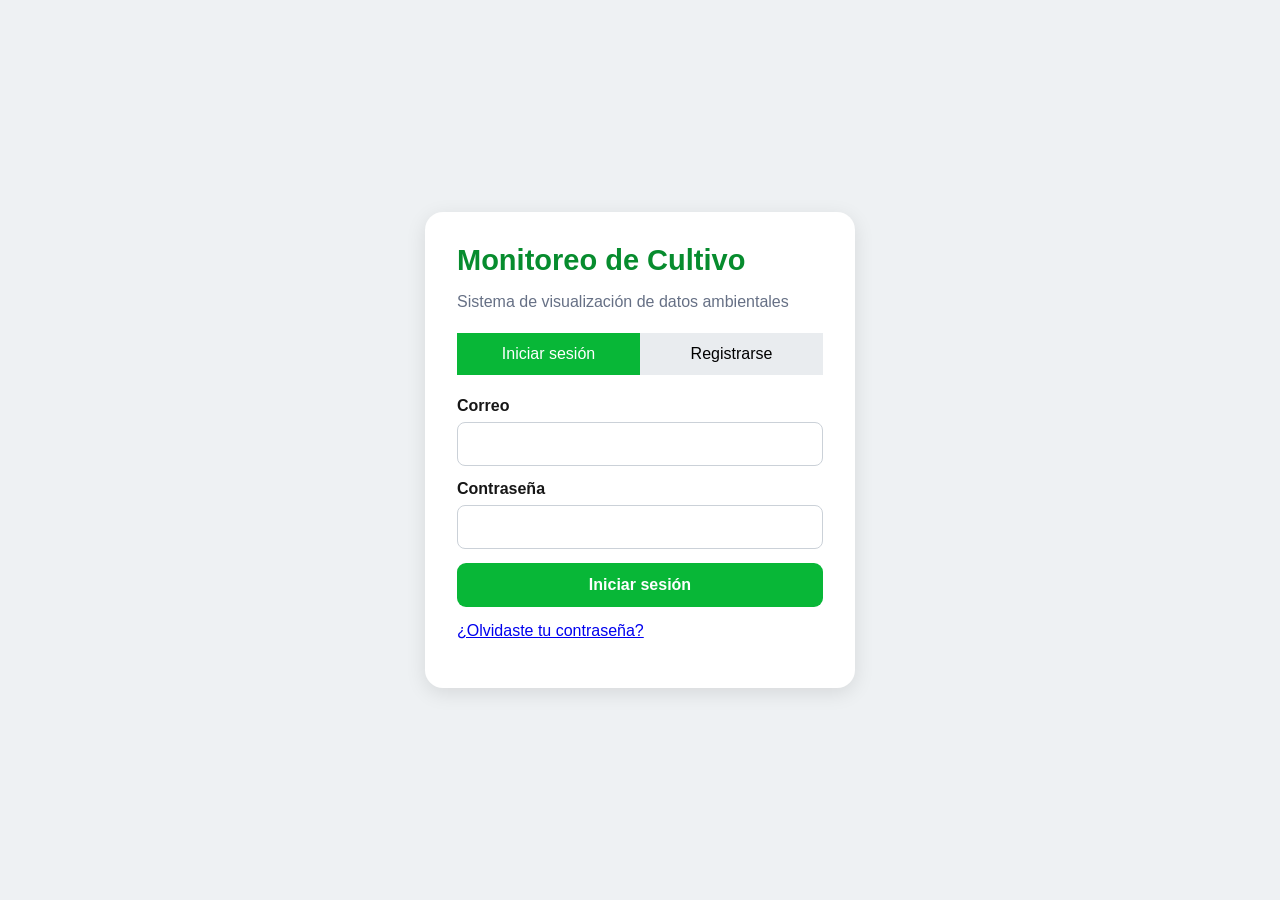
<file: frontend/src/main/webapp/index.html>
<!DOCTYPE html>
<html lang="es">
<head>
    <meta charset="UTF-8">
    <meta name="viewport" content="width=device-width, initial-scale=1.0">
    <title>Monitoreo de Cultivo Medicinal</title>
    <link rel="stylesheet" href="css/styles.css">
</head>
<body>
<div id="app"></div>
<script src="js/app.js?v=20261021-config-token-rangos"></script>
</body>
</html>
</file>
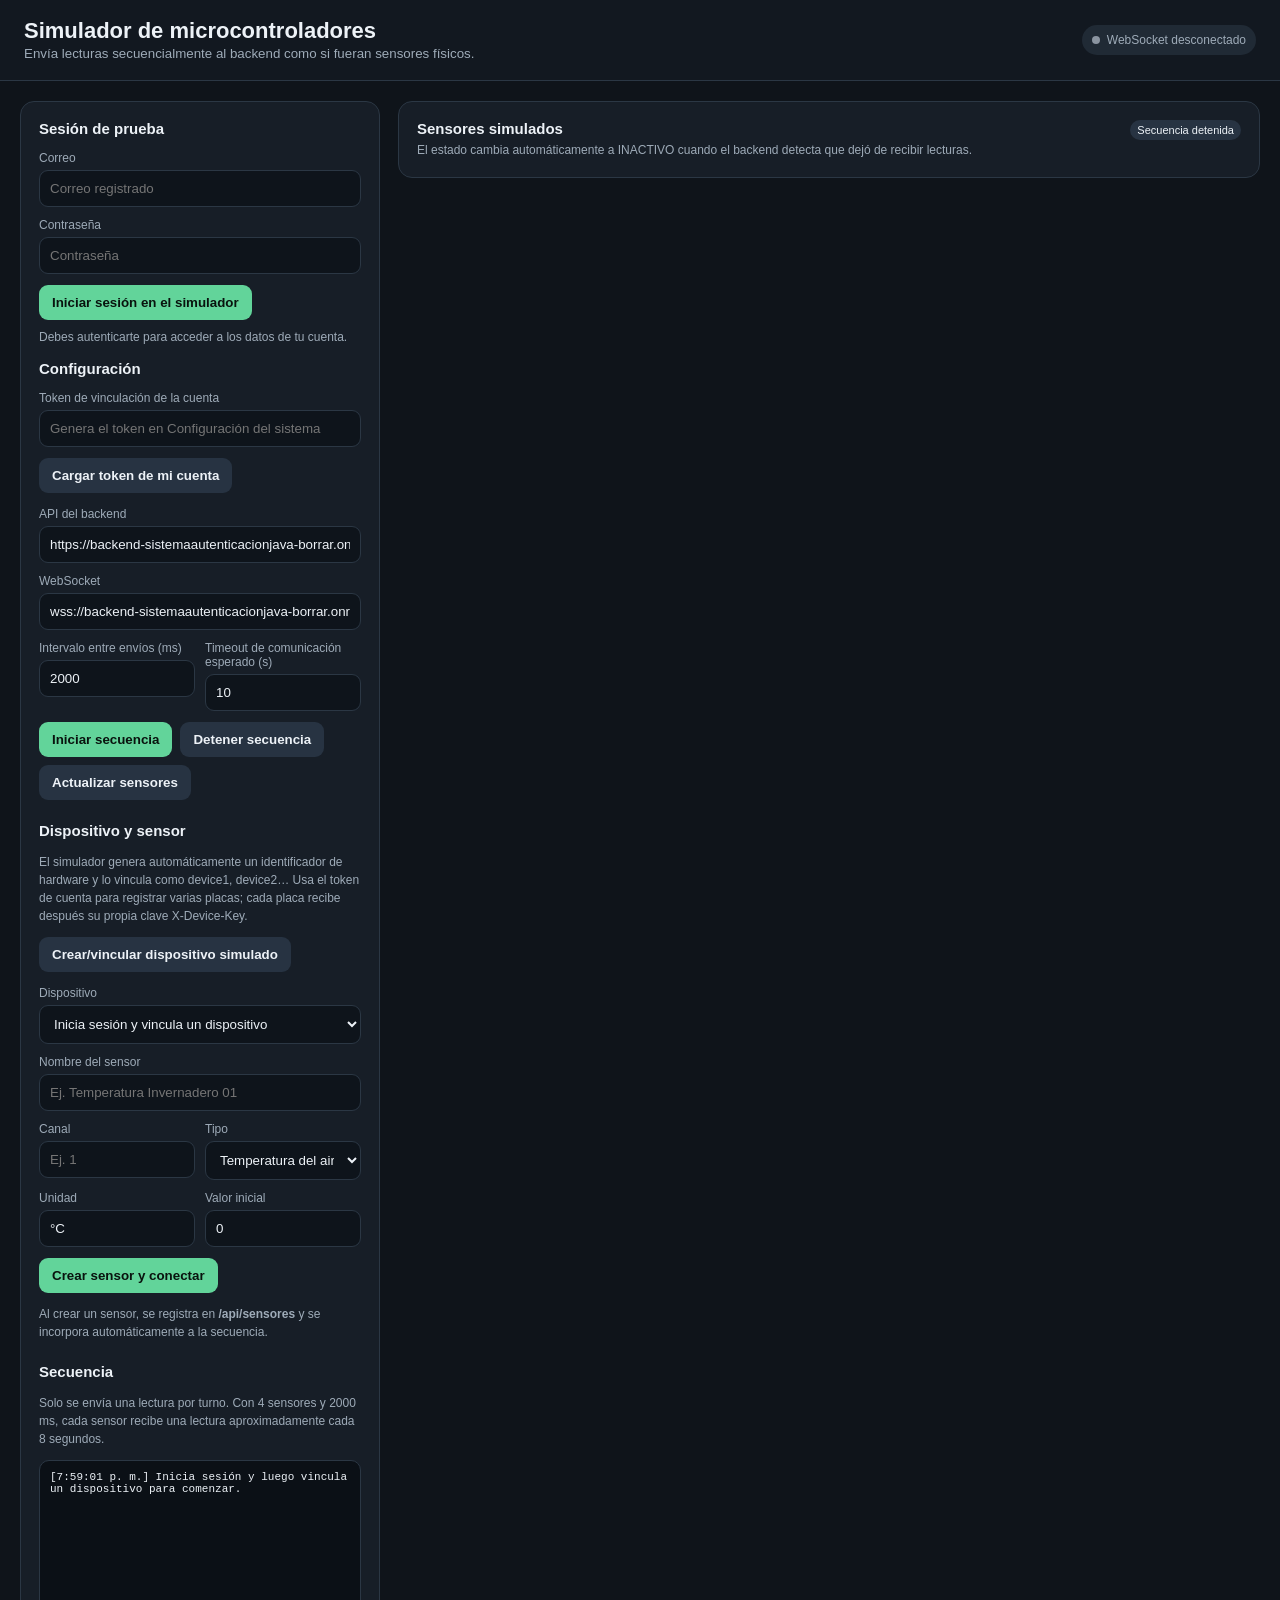
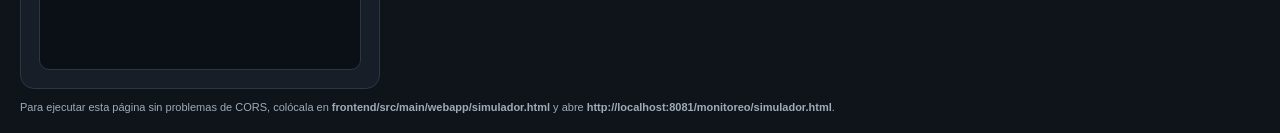
<file: frontend/src/main/webapp/simulador.html>
<!DOCTYPE html>
<html lang="es">
<head>
<meta charset="UTF-8">
<meta name="viewport" content="width=device-width, initial-scale=1.0">
<title>Simulador de Microcontroladores - Monitoreo</title>
<style>
:root{--bg:#0f141a;--panel:#171e27;--panel2:#1d2631;--text:#edf2f7;--muted:#9eabb8;--ok:#35d07f;--warn:#f4bd4f;--danger:#ff6b6b;--accent:#62d49a;--line:#2b3744}
*{box-sizing:border-box}body{margin:0;font-family:Arial,sans-serif;background:var(--bg);color:var(--text)}
header{padding:18px 24px;border-bottom:1px solid var(--line);background:#121820;display:flex;justify-content:space-between;align-items:center;gap:20px;flex-wrap:wrap}
header h1{margin:0;font-size:22px}header small{color:var(--muted)}
.wrap{max-width:1400px;margin:0 auto;padding:20px}.grid{display:grid;grid-template-columns:360px 1fr;gap:18px}.panel{background:var(--panel);border:1px solid var(--line);border-radius:14px;padding:18px}.panel h2{font-size:15px;margin:0 0 14px}.row{display:grid;grid-template-columns:1fr 1fr;gap:10px}.field{margin-bottom:11px}.field label{display:block;color:var(--muted);font-size:12px;margin-bottom:5px}.field input,.field select{width:100%;padding:10px;border-radius:9px;border:1px solid var(--line);background:#0e141b;color:var(--text)}button{border:0;border-radius:9px;padding:10px 13px;font-weight:700;cursor:pointer}button.primary{background:var(--accent);color:#09130e}button.secondary{background:#273342;color:var(--text)}button.danger{background:#4b252b;color:#ffd9dc}button:disabled{opacity:.45;cursor:not-allowed}.status{font-size:12px;padding:8px 10px;border-radius:999px;display:inline-flex;align-items:center;gap:7px;background:#202a35;color:var(--muted)}.dot{width:8px;height:8px;border-radius:50%;background:#8a94a0}.dot.ok{background:var(--ok)}.dot.bad{background:var(--danger)}
.cards{display:grid;grid-template-columns:repeat(auto-fit,minmax(250px,1fr));gap:12px}.card{background:var(--panel2);border:1px solid var(--line);border-radius:14px;padding:15px}.card-head{display:flex;justify-content:space-between;align-items:flex-start;gap:10px}.name{font-weight:700}.type{color:var(--muted);font-size:12px}.value{font-size:28px;font-weight:800;margin:14px 0 4px}.meta{font-size:12px;color:var(--muted)}.actions{display:flex;gap:7px;margin-top:12px;flex-wrap:wrap}.log{height:210px;overflow:auto;background:#0b1016;border:1px solid var(--line);border-radius:10px;padding:10px;font-family:Consolas,monospace;font-size:11px;white-space:pre-wrap}.hint{font-size:12px;color:var(--muted);line-height:1.5}.toolbar{display:flex;gap:8px;flex-wrap:wrap;margin-bottom:14px}.pill{font-size:11px;padding:4px 7px;border-radius:999px;background:#273342}.pill.ok{background:#173f2b;color:#8ff0ba}.pill.off{background:#4a2027;color:#ffb3b3}.footer-note{margin-top:12px;font-size:11px;color:var(--muted)}
@media(max-width:900px){.grid{grid-template-columns:1fr}}
</style>
</head>
<body>
<header>
  <div><h1>Simulador de microcontroladores</h1><small>Envía lecturas secuencialmente al backend como si fueran sensores físicos.</small></div>
  <div class="status"><span id="wsDot" class="dot"></span><span id="wsText">WebSocket desconectado</span></div>
</header>
<div class="wrap">
  <div class="grid">
    <section class="panel">
      <h2>Sesión de prueba</h2>
      <div class="field"><label>Correo</label><input id="simEmail" type="email" placeholder="Correo registrado"></div>
      <div class="field"><label>Contraseña</label><input id="simPassword" type="password" placeholder="Contraseña"></div>
      <div class="toolbar"><button class="primary" id="loginBtn">Iniciar sesión en el simulador</button><span id="loginStatus" class="hint">Debes autenticarte para acceder a los datos de tu cuenta.</span></div>
      <h2>Configuración</h2>
      <div class="field"><label>Token de vinculación de la cuenta</label><input id="userDeviceToken" type="password" placeholder="Genera el token en Configuración del sistema" autocomplete="off"></div>
      <div class="toolbar"><button class="secondary" id="loadTokenBtn">Cargar token de mi cuenta</button></div>
      <div class="field"><label>API del backend</label><input id="apiUrl" value="https://backend-sistemaautenticacionjava-borrar.onrender.com/api"></div>
      <div class="field"><label>WebSocket</label><input id="wsUrl" value="wss://backend-sistemaautenticacionjava-borrar.onrender.com/ws/sensores"></div>
      <div class="row">
        <div class="field"><label>Intervalo entre envíos (ms)</label><input id="interval" type="number" min="500" step="100" value="2000"></div>
        <div class="field"><label>Timeout de comunicación esperado (s)</label><input id="timeout" type="number" min="5" value="10" disabled></div>
      </div>
      <div class="toolbar">
        <button class="primary" id="startBtn">Iniciar secuencia</button>
        <button class="secondary" id="stopBtn">Detener secuencia</button>
        <button class="secondary" id="refreshBtn">Actualizar sensores</button>
      </div>

      <h2 style="margin-top:22px">Dispositivo y sensor</h2>
      <p class="hint">El simulador genera automáticamente un identificador de hardware y lo vincula como device1, device2… Usa el token de cuenta para registrar varias placas; cada placa recibe después su propia clave X-Device-Key.</p>
      <div class="toolbar"><button class="secondary" id="pairDeviceBtn">Crear/vincular dispositivo simulado</button></div>
      <div class="field"><label>Dispositivo</label><select id="deviceSelect" required><option value="">Inicia sesión y vincula un dispositivo</option></select></div>
      <div class="field"><label>Nombre del sensor</label><input id="sensorName" placeholder="Ej. Temperatura Invernadero 01"></div>
      <div class="row"><div class="field"><label>Canal</label><input id="channel" placeholder="Ej. 1"></div><div class="field"><label>Tipo</label><select id="sensorType"></select></div></div>
      <div class="row">
        <div class="field"><label>Unidad</label><input id="sensorUnit" value="ppm"></div>
        <div class="field"><label>Valor inicial</label><input id="sensorValue" type="number" value="0" step="0.1"></div>
      </div>
      <button class="primary" id="createBtn">Crear sensor y conectar</button>
      <p class="hint">Al crear un sensor, se registra en <b>/api/sensores</b> y se incorpora automáticamente a la secuencia.</p>

      <h2 style="margin-top:22px">Secuencia</h2>
      <p class="hint">Solo se envía una lectura por turno. Con 4 sensores y 2000 ms, cada sensor recibe una lectura aproximadamente cada 8 segundos.</p>
      <div class="log" id="log"></div>
    </section>

    <section>
      <div class="panel" style="margin-bottom:18px">
        <div class="card-head"><div><h2 style="margin-bottom:4px">Sensores simulados</h2><div class="hint">El estado cambia automáticamente a INACTIVO cuando el backend detecta que dejó de recibir lecturas.</div></div><span class="pill" id="seqStatus">Secuencia detenida</span></div>
      </div>
      <div class="cards" id="cards"></div>
    </section>
  </div>
  <div class="footer-note">Para ejecutar esta página sin problemas de CORS, colócala en <b>frontend/src/main/webapp/simulador.html</b> y abre <b>http://localhost:8081/monitoreo/simulador.html</b>.</div>
</div>

<script>
let sensors=[];
let running=false;
let timer=null;
let cursor=0;
let ws=null;
let types=[];
let accessToken=null;
let devices=[];
const deviceKeys=new Map();
let configuredRanges=[];

  const SENSOR_CATALOG = [
    // Ambiente
    {id: "temperatura-aire", nombre: "Temperatura del aire", unidad: "°C"},
    {id: "humedad-aire", nombre: "Humedad relativa", unidad: "%RH"},
    {id: "co2", nombre: "CO₂", unidad: "ppm"},
    {id: "presion-atmosferica", nombre: "Presión atmosférica", unidad: "hPa"},

    // Luz y radiación
    {id: "par", nombre: "Radiación PAR", unidad: "µmol/m²/s"},
    {id: "radiacion-solar", nombre: "Radiación solar", unidad: "W/m²"},
    {id: "uv", nombre: "Índice UV", unidad: "UV Index"},

    // Planta / superficie foliar
    {id: "temperatura-hoja", nombre: "Temperatura de hoja", unidad: "°C"},
    {id: "humedad-foliar", nombre: "Humedad foliar", unidad: "%"},

    // Sustrato / suelo
    {id: "humedad-sustrato", nombre: "Humedad del sustrato", unidad: "%VWC"},
    {id: "temperatura-sustrato", nombre: "Temperatura del sustrato", unidad: "°C"},
    {id: "ph-sustrato", nombre: "pH del sustrato", unidad: "pH"},
    {id: "ec-sustrato", nombre: "Conductividad eléctrica del sustrato", unidad: "mS/cm"},

    // Agua / fertirriego
    {id: "temperatura-agua", nombre: "Temperatura del agua", unidad: "°C"},
    {id: "ph-agua", nombre: "pH del agua", unidad: "pH"},
    {id: "ec-agua", nombre: "Conductividad eléctrica del agua", unidad: "mS/cm"},
    {id: "oxigeno-disuelto", nombre: "Oxígeno disuelto", unidad: "mg/L"},
    {id: "orp", nombre: "Potencial ORP", unidad: "mV"},
    {id: "salinidad", nombre: "Salinidad", unidad: "ppt"},
    {id: "nivel-agua", nombre: "Nivel de agua", unidad: "%"},
    {id: "caudal", nombre: "Caudal de riego", unidad: "L/min"},
    {id: "presion-riego", nombre: "Presión de riego", unidad: "bar"},
    {id: "nitratos", nombre: "Nitratos (NO₃⁻)", unidad: "mg/L"},
  ];

const ranges = {"temperatura del aire": [20, 32], temperatura: [20, 32], "humedad relativa": [55, 85], humedad: [55, 85], "co₂": [380, 520], co2: [380, 520], "presión atmosférica": [990, 1030], presion: [990, 1030], "radiación par": [300, 1000], par: [300, 1000], "radiación solar": [200, 1000], "índice uv": [0, 11], uv: [0, 11], "temperatura de hoja": [20, 32], "humedad foliar": [50, 90], "humedad del sustrato": [35, 75], "temperatura del sustrato": [18, 28], "ph del sustrato": [5.5, 7.5], "conductividad eléctrica del sustrato": [0.5, 3], "temperatura del agua": [18, 28], "ph del agua": [5.5, 7.5], "conductividad eléctrica del agua": [0.2, 2.5], "oxígeno disuelto": [5, 10], "potencial orp": [100, 500], "salinidad": [0, 5], "nivel de agua": [20, 100], "caudal de riego": [1, 20], "presión de riego": [1, 5], "nitratos (no₃⁻)": [5, 150], default: [10, 90]};
const $=id=>document.getElementById(id);
function apiBase(){return $('apiUrl').value.replace(/\/$/,'');}
function log(msg){const t=new Date().toLocaleTimeString('es-CO');$('log').textContent+=`[${t}] ${msg}\n`; $('log').scrollTop=$('log').scrollHeight;}
function norm(v){return String(v||'').trim().toLowerCase().normalize('NFD').replace(/[\u0300-\u036f]/g,'').replaceAll('co₂','co2').replaceAll('no₃','no3').replace(/\s+/g,' ');}
function canonicalType(v){
  const value=norm(v);
  if(value==='temperatura')return 'temperatura del aire';
  if(value==='humedad')return 'humedad relativa';
  return value;
}
function rangeFor(type){
  const canonical=canonicalType(type);
  const saved=configuredRanges.find(r=>canonicalType(r.tipo)===canonical);
  if(saved&&Number.isFinite(Number(saved.minimo))&&Number.isFinite(Number(saved.maximo)))return [Number(saved.minimo),Number(saved.maximo)];
  return ranges[norm(type)] || ranges[canonical] || ranges.default;
}
function randomValue(type){const [a,b]=rangeFor(type);return Math.round((a+Math.random()*(b-a))*10)/10;}
function fmtDate(v){if(!v)return '-';return new Date(v).toLocaleString('es-CO');}
function stateClass(s){return String(s||'').toUpperCase()==='ACTIVO'?'ok':'off';}
function render(){
  $('seqStatus').textContent=running?'Secuencia activa':'Secuencia detenida';
  $('seqStatus').className='pill '+(running?'ok':'');
  $('cards').innerHTML=sensors.length?sensors.map(s=>`<div class="card">
    <div class="card-head"><div><div class="name">${esc(s.nombre)}</div><div class="type">${esc(s.tipo)} · ${esc(s.unidad)}</div></div><span class="pill ${stateClass(s.estado)}">${esc(s.estado)}</span></div>
    <div class="value">${Number(s.valorActual??0).toFixed(1)} <span style="font-size:14px;font-weight:600;color:var(--muted)">${esc(s.unidad)}</span></div>
    <div class="meta">Última lectura: ${fmtDate(s.ultimaLectura)}</div>
    <div class="meta">DB ID: ${s.id} · Dispositivo: ${esc(s.deviceAlias || devices.find(d=>d.hardwareId===s.deviceId)?.alias || s.deviceId || "-")} · Canal: ${esc(s.canal||"-")}</div>
    <div class="actions"><button class="${s.simConnected?'danger':'primary'}" onclick="toggleSimulation(${s.id})">${s.simConnected?'Interrumpir comunicación':'Reconectar'}</button><button class="secondary" onclick="sendNow(${s.id})">Enviar ahora</button></div>
  </div>`).join(''):'<div class="card"><div class="hint">No hay sensores todavía.</div></div>';
}
function esc(v){return String(v??'').replace(/[&<>'"]/g,c=>({'&':'&amp;','<':'&lt;','>':'&gt;',"'":'&#039;','"':'&quot;'}[c]));}
async function request(path, options={}){
  const {skipAuth=false,...fetchOptions}=options;
  const headers={'Content-Type':'application/json',...(fetchOptions.headers||{})};
  if(accessToken&&!skipAuth&&!headers.Authorization)headers.Authorization=`Bearer ${accessToken}`;
  const r=await fetch(apiBase()+path,{...fetchOptions,headers});
  const text=await r.text();let data={};try{data=text?JSON.parse(text):{}}catch{data={raw:text}}
  if(r.status===401&&accessToken&&!skipAuth){
    accessToken=null;
    stopSequence();
    if(ws)ws.close();ws=null;
    sensors=[];devices=[];deviceKeys.clear();
    $('loginStatus').textContent='La sesión expiró. Inicia sesión de nuevo.';
    $('wsDot').className='dot bad';$('wsText').textContent='WebSocket desconectado';
    render();
  }
  if(!r.ok)throw new Error(data.message||`HTTP ${r.status}`);return data;
}
  async function loadTypes() {
    types = SENSOR_CATALOG.map(s => ({
        id: s.id,
        nombre: s.nombre,
        unidad: s.unidad
    }));

    $('sensorType').innerHTML = types
        .map(t => `
            <option
                value="${esc(t.nombre)}"
                data-unit="${esc(t.unidad)}">
                ${esc(t.nombre)} (${esc(t.unidad)})
            </option>
        `)
        .join('');

    updateUnit();
}
function updateUnit(){const o=$('sensorType').selectedOptions[0];if(o)$('sensorUnit').value=o.dataset.unit||'';}
async function simulatorLogin(){
  try{
    const data=await request('/auth/login',{method:'POST',skipAuth:true,body:JSON.stringify({correo:$('simEmail').value,password:$('simPassword').value})});
    accessToken=data.accessToken;
    if(!accessToken)throw new Error('El backend no devolvió accessToken.');
    $('loginStatus').textContent=`Sesión activa: ${data.nombre}`;
    await loadAccountToken(); await loadRanges();
    await loadDevices(); await loadSensors(); connectWs();
    log('Sesión iniciada para '+data.correo);
  }catch(e){$('loginStatus').textContent='No se pudo iniciar sesión: '+e.message;log('ERROR login: '+e.message);}
}
async function loadDevices(){
  if(!accessToken)return;
  try{
    devices=await request('/dispositivos');
    const select=$('deviceSelect');
    const paired=devices.filter(d=>d.hardwareId);
    select.innerHTML=paired.length?paired.map(d=>`<option value="${esc(d.hardwareId)}">${esc(d.alias)}</option>`).join(''):'<option value="">Vincula un dispositivo primero</option>';
  }catch(e){log('ERROR cargando dispositivos: '+e.message);}
}
async function loadAccountToken(){
  if(!accessToken)return;
  try{
    const data=await request('/configuracion/token-dispositivo');
    $('userDeviceToken').value=data.token||'';
    if(!data.token)log('No hay token de cuenta todavía. Genéralo desde Configuración en el sistema principal.');
    else log('Token de vinculación cargado para la cuenta autenticada.');
  }catch(e){log('ERROR cargando token: '+e.message);}
}
async function loadRanges(){
  if(!accessToken)return;
  try{
    configuredRanges=await request('/configuracion/rangos');
    log(`Rangos de usuario cargados: ${configuredRanges.length}.`);
  }catch(e){log('No se pudieron cargar rangos guardados; se usarán los predeterminados. '+e.message);}
}
async function pairSimulatedDevice(){
  if(!accessToken){alert('Inicia sesión primero.');return;}
  const userToken=$('userDeviceToken').value.trim();
  if(!userToken){alert('Genera el token de vinculación en el apartado Configuración del sistema y luego pulsa “Cargar token de mi cuenta”.');return;}
  try{
    const hardwareId='SIM-'+crypto.randomUUID();
    const linked=await request('/dispositivos/vincular',{method:'POST',skipAuth:true,body:JSON.stringify({hardwareId,userToken})});
    deviceKeys.set(hardwareId,linked.deviceKey);
    await loadDevices();
    $('deviceSelect').value=hardwareId;
    log(`Dispositivo vinculado automáticamente como ${linked.alias}; se generó una clave privada exclusiva para esta placa.`);
  }catch(e){alert('No se pudo vincular el dispositivo simulado: '+e.message);log('ERROR vinculación: '+e.message);}
}
async function loadSensors(){
  if(!accessToken){log('Inicia sesión para consultar los sensores de una cuenta.');return;}
  try{
    const data=await request('/sensores');
    const old=new Map(sensors.map(x=>[x.id,x]));
    sensors=data.map(s=>({...s,simConnected:old.get(s.id)?.simConnected ?? true}));
    render();
  }catch(e){log('ERROR cargando sensores: '+e.message)}
}
async function createSensor(){
  if(!accessToken){alert('Inicia sesión primero.');return;}
  const nombre=$('sensorName').value.trim();const tipo=$('sensorType').value;const unidad=$('sensorUnit').value.trim();const valor=Number($('sensorValue').value||0);const deviceId=$('deviceSelect').value;const canal=$('channel').value.trim();
  if(!nombre||!tipo||!unidad||!deviceId||!canal){alert('Completa nombre, dispositivo vinculado y canal.');return;}
  try{
    const s=await request('/sensores',{method:'POST',body:JSON.stringify({nombre,tipo,unidad,valorActual:valor,deviceId,canal})});
    s.simConnected=true;sensors.push(s);render();log(`Sensor creado: #${s.id} ${s.nombre} (${s.tipo})`);
    $('sensorName').value='';
    if(!running)startSequence();
  }catch(e){alert('No se pudo crear el sensor: '+e.message);log('ERROR creando sensor: '+e.message)}
}
async function sendReading(sensor){
  if(!sensor.simConnected)return;
  if(!accessToken){log('TX cancelado: inicia sesión en el simulador.');return;}
  const valor=randomValue(sensor.tipo);
  try{
    const payload={valor,fecha:localDateTime()};
    const deviceKey=deviceKeys.get(sensor.deviceId);
    let options;
    if(deviceKey&&sensor.deviceId&&sensor.canal){
      payload.deviceId=sensor.deviceId;payload.canal=sensor.canal;payload.tipo=sensor.tipo;payload.unidad=sensor.unidad;
      options={method:'POST',skipAuth:true,headers:{'X-Device-Key':deviceKey},body:JSON.stringify(payload)};
    }else{
      payload.sensorId=sensor.id;
      options={method:'POST',body:JSON.stringify(payload)};
    }
    const l=await request('/lecturas',options);
    sensor.valorActual=valor;sensor.ultimaLectura=l.fecha||localDateTime();sensor.estado='ACTIVO';
    log(`TX ${sensor.deviceAlias||sensor.deviceId||'sensor'} canal ${sensor.canal||'-'} · ${sensor.tipo}: ${valor} ${sensor.unidad}`);render();
  }catch(e){log(`ERROR TX #${sensor.id}: ${e.message}`);}
}

function localDateTime(){const d=new Date(),p=n=>String(n).padStart(2,'0');return `${d.getFullYear()}-${p(d.getMonth()+1)}-${p(d.getDate())}T${p(d.getHours())}:${p(d.getMinutes())}:${p(d.getSeconds())}`;}
async function sendNow(id){const s=sensors.find(x=>x.id===id);if(s){s.simConnected=true;await sendReading(s);}}
function next(){
  if(!running||!sensors.length)return;
  let checked=0;
  while(checked<sensors.length){const s=sensors[cursor%sensors.length];cursor=(cursor+1)%sensors.length;checked++;if(s.simConnected){sendReading(s);break;}}
}
function startSequence(){if(running)return;running=true;cursor=cursor%sensors.length||0;render();log('Secuencia de transmisión iniciada');clearInterval(timer);timer=setInterval(next,Math.max(500,Number($('interval').value||2000)));next();}
function stopSequence(){running=false;clearInterval(timer);timer=null;render();log('Secuencia detenida');}
window.toggleSimulation=function(id){const s=sensors.find(x=>x.id===id);if(!s)return;s.simConnected=!s.simConnected;log(`${s.simConnected?'RECONEXIÓN':'INTERRUPCIÓN'} del sensor #${id} ${s.nombre}`);render();};
function connectWs(){
  if(!accessToken)return;
  try{
    const base=$('wsUrl').value;
    ws=new WebSocket(base+(base.includes('?')?'&':'?')+'token='+encodeURIComponent(accessToken));
    ws.onopen=()=>{$('wsDot').className='dot ok';$('wsText').textContent='WebSocket conectado';log('WebSocket conectado al backend');};
    ws.onclose=()=>{$('wsDot').className='dot bad';$('wsText').textContent='WebSocket desconectado';if(accessToken)setTimeout(connectWs,2500);};
    ws.onerror=()=>{$('wsDot').className='dot bad';$('wsText').textContent='Error WebSocket';};
    ws.onmessage=e=>{try{
      const m=JSON.parse(e.data);
      const s=sensors.find(x=>x.id==m.sensorId || (m.deviceId && m.canal && x.deviceId===m.deviceId && String(x.canal)===String(m.canal)));
      if(!s)return;
      const incomingAt=m.fecha?Date.parse(m.fecha):NaN;
      const currentAt=s.ultimaLectura?Date.parse(s.ultimaLectura):NaN;
      // Ignora estados retrasados respecto de una lectura recibida posteriormente.
      if(Number.isFinite(incomingAt)&&Number.isFinite(currentAt)&&incomingAt<currentAt)return;
      if(m.event==='LECTURA')s.estado='ACTIVO';
      else if(m.estado)s.estado=m.estado;
      if(m.valor!==undefined)s.valorActual=Number(m.valor);
      if(m.fecha)s.ultimaLectura=m.fecha;
      render();
    }catch{}};
  }catch{setTimeout(connectWs,2500);}
}
$('sensorType').addEventListener('change',updateUnit);
$('loginBtn').addEventListener('click',simulatorLogin);
$('pairDeviceBtn').addEventListener('click',pairSimulatedDevice);
$('loadTokenBtn').addEventListener('click',loadAccountToken);
$('createBtn').addEventListener('click',createSensor);
$('startBtn').addEventListener('click',startSequence);
$('stopBtn').addEventListener('click',stopSequence);
$('refreshBtn').addEventListener('click',loadSensors);
(async()=>{await loadTypes();log('Inicia sesión y luego vincula un dispositivo para comenzar.');})();
</script>
</body>
</html>
</file>
<file: frontend/src/main/webapp/css/styles.css>
* { box-sizing: border-box; }
body {
    margin: 0;
    font-family: Arial, Helvetica, sans-serif;
    background: #f2f3f5;
    color: #161616;
}
button, input, select { font: inherit; }
button { cursor: pointer; }
.layout { display: flex; min-height: 100vh; }
.sidebar {
    width: 286px;
    background: #058b2c;
    color: white;
    position: fixed;
    top: 0; bottom: 0; left: 0;
}
.brand {
    height: 78px;
    padding: 0 20px;
    display: flex;
    align-items: center;
    font-size: 28px;
    font-weight: 700;
    background: #087f2a;
}
.nav button {
    width: 100%;
    padding: 20px 24px;
    background: transparent;
    color: white;
    border: 0;
    border-bottom: 1px solid rgba(255,255,255,.22);
    text-align: left;
    font-size: 18px;
}
.nav button.active { background: #0ab83a; }
.main { margin-left: 286px; width: calc(100% - 286px); padding: 28px 24px; }
.topbar { display:flex; justify-content:space-between; align-items:center; gap:15px; }
h1 { margin: 0 0 28px; font-size: 31px; }
h2 { margin: 0 0 18px; }
.btn {
    border: 0;
    border-radius: 9px;
    padding: 13px 20px;
    font-weight: 600;
}
.btn-primary { background:#08b737; color:white; }
.btn-danger { background:#ef3d43; color:white; padding:9px 15px; }
.btn-secondary { background:#e4e7eb; color:#222; }
.cards { display:grid; grid-template-columns:repeat(3,1fr); gap:22px; margin-bottom:32px; }
.card {
    background:white;
    border-radius:14px;
    padding:23px;
    box-shadow:0 3px 10px rgba(0,0,0,.08);
}
.metric-label { color:#667085; font-size:21px; font-weight:600; }
.metric-value { color:#06b737; font-size:37px; font-weight:700; margin-top:17px; }
.grid-charts { display:grid; grid-template-columns:repeat(2,1fr); gap:22px; }
.chart-card { min-height:370px; }
.chart-head { display:flex; justify-content:space-between; align-items:center; margin-bottom:12px; }
.chart-title { font-size:20px; font-weight:700; }
.chart-wrap { height:280px; background:#f1f2f4; border-radius:10px; padding:10px; }
canvas { width:100%; height:100%; }
.toolbar { display:flex; gap:10px; flex-wrap:wrap; margin-bottom:20px; }
.input, select {
    border:1px solid #cbd1d8;
    background:white;
    border-radius:8px;
    padding:11px 13px;
    min-width:190px;
}
.table-card { padding:0; overflow:hidden; }
table { width:100%; border-collapse:collapse; background:white; }
th { background:#07b936; color:white; text-align:left; padding:16px; }
td { padding:16px; border-bottom:1px solid #e4e7eb; }
.status { font-weight:600; }
.status.active { color:#079c32; }
.status.inactive { color:#d03a3a; }
.empty { padding:30px; text-align:center; color:#667085; }
.modal-backdrop {
    position:fixed; inset:0; background:rgba(0,0,0,.45);
    display:flex; align-items:center; justify-content:center; z-index:20;
}
.modal {
    width:min(520px, 92vw); background:white; border-radius:15px; padding:24px;
}
.form-row { display:flex; flex-direction:column; gap:7px; margin-bottom:14px; }
.form-row label { font-weight:600; }
.alert { padding:12px; border-radius:8px; margin-bottom:15px; }
.alert.error { background:#ffe5e5; color:#a00; }
.alert.success { background:#e4faea; color:#08752a; }
.login-page {
    min-height:100vh; display:flex; align-items:center; justify-content:center;
    background:#eef1f3;
}
.login-box { width:min(430px,92vw); background:white; padding:32px; border-radius:18px; box-shadow:0 5px 20px rgba(0,0,0,.1); }
.login-box h1 { color:#078c2e; font-size:29px; margin-bottom:8px; }
.muted { color:#667085; }
.login-tabs { display:flex; margin:22px 0; }
.login-tabs button { flex:1; border:0; padding:12px; background:#e9ecef; }
.login-tabs button.active { background:#08b737; color:white; }
.form-control { width:100%; border:1px solid #cbd1d8; padding:12px; border-radius:8px; }
.full { width:100%; }
.ws-dot { display:inline-block; width:10px; height:10px; border-radius:50%; background:#d33; margin-right:6px; }
.ws-dot.ok { background:#08b737; }
@media(max-width:900px) {
    .sidebar { width:210px; }
    .main { margin-left:210px; width:calc(100% - 210px); }
    .cards { grid-template-columns:1fr; }
    .grid-charts { grid-template-columns:1fr; }
}
@media(max-width:650px) {
    .sidebar { position:static; width:100%; min-height:auto; }
    .layout { display:block; }
    .main { margin-left:0; width:100%; padding:20px; }
    .brand { height:60px; }
}

/* Perfil de usuario y acciones de borrado */
.profile-modal { width: min(560px, 94vw); }
.profile-modal .btn-danger { margin-right: auto; }
@media(max-width:650px) {
    .profile-modal > form > div:last-child { justify-content: stretch !important; }
    .profile-modal > form > div:last-child .btn { width: 100%; }
    .profile-modal .btn-danger { margin-right: 0; }
}


/* Alertas de rango: se pinta solo el fondo de la tarjeta, no el gráfico. */
.chart-card.alert-high { background: #fff0f0; border: 1px solid #f2bcbc; }
.chart-card.alert-low { background: #eef5ff; border: 1px solid #bed6ff; }
.range-alert { margin: 5px 0 10px; padding: 8px 10px; border-radius: 8px; font-size: 13px; font-weight: 600; }
.chart-card.alert-high .range-alert { background: #ffe0e0; color: #8f1d1d; }
.chart-card.alert-low .range-alert { background: #dceaff; color: #164b91; }
.settings-section { margin-bottom: 22px; }
.settings-section h2 { margin-bottom: 8px; }
.settings-header { display:flex; justify-content:space-between; align-items:flex-start; gap:16px; margin-bottom:16px; }
.settings-header .muted { margin-top:6px; max-width:850px; }
.token-field { font-family: Consolas, monospace; letter-spacing: .3px; }
.range-table-wrap { max-height: 600px; overflow:auto; border-radius: 10px; border: 1px solid #e4e7eb; }
.range-table { min-width: 670px; }
.range-table th, .range-table td { padding: 10px 12px; }
.range-input { min-width: 105px; width: 120px; padding: 9px 10px; }
@media(max-width:650px) { .settings-header { flex-direction:column; } .settings-header .btn { width:100%; } }
</file>
